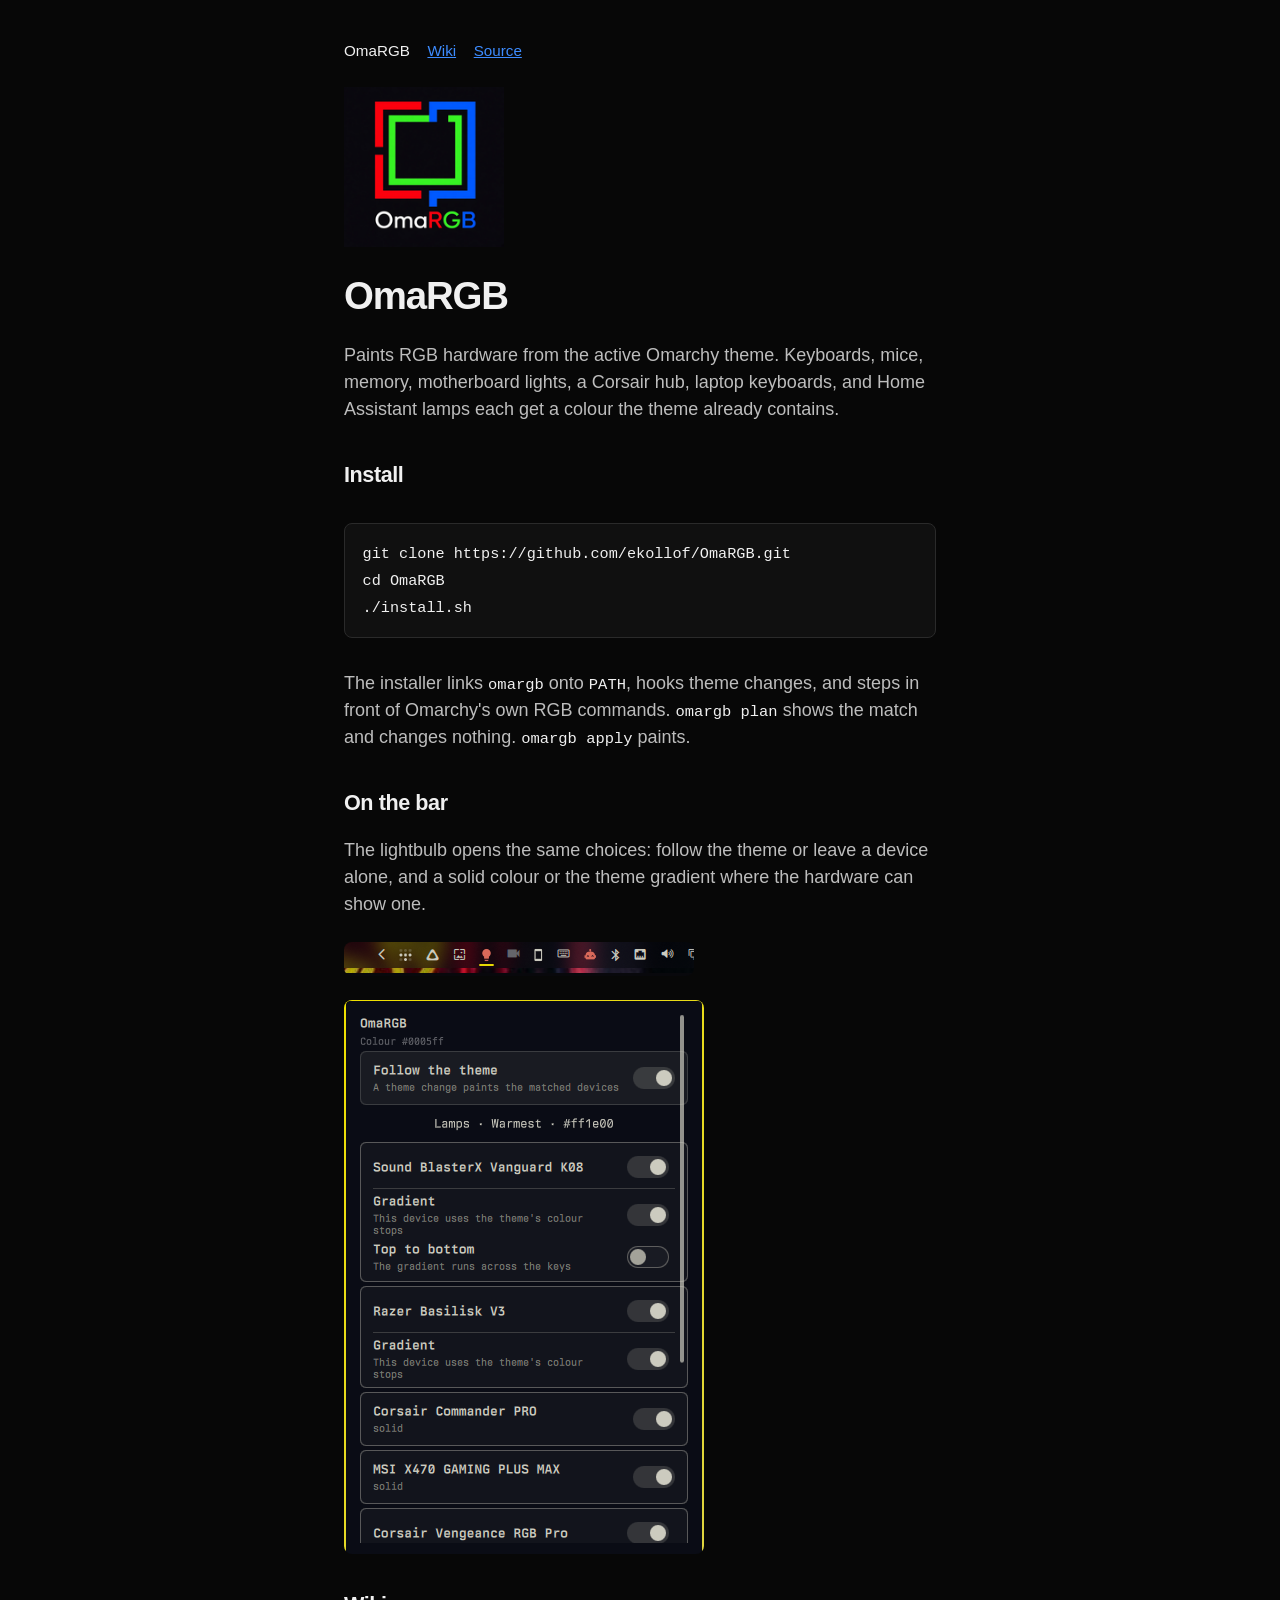
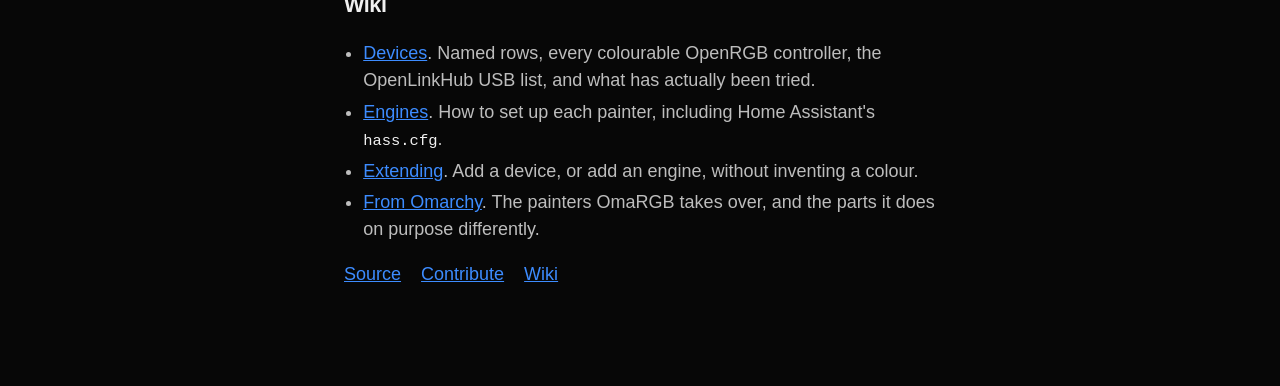
<file: docs/index.html>
<!DOCTYPE html>
<html lang="en">
<head>
  <meta charset="utf-8">
  <meta name="viewport" content="width=device-width, initial-scale=1">
  <title>OmaRGB</title>
  <meta name="description" content="OmaRGB paints RGB hardware from the active Omarchy theme.">
  <link rel="canonical" href="https://ekollof.github.io/OmaRGB/">
  <link rel="icon" href="favicon.png" type="image/png" sizes="32x32">
  <link rel="apple-touch-icon" href="apple-touch-icon.png">
  <meta name="theme-color" content="#070707">

  <meta property="og:type" content="website">
  <meta property="og:site_name" content="OmaRGB">
  <meta property="og:title" content="OmaRGB">
  <meta property="og:description" content="Paint RGB hardware from the active Omarchy theme.">
  <meta property="og:url" content="https://ekollof.github.io/OmaRGB/">
  <meta property="og:image" content="https://ekollof.github.io/OmaRGB/card.jpg">
  <meta property="og:image:secure_url" content="https://ekollof.github.io/OmaRGB/card.jpg">
  <meta property="og:image:type" content="image/jpeg">
  <meta property="og:image:width" content="1200">
  <meta property="og:image:height" content="630">
  <meta property="og:image:alt" content="OmaRGB logo beside the line: Paint RGB hardware from the Omarchy theme.">

  <meta name="twitter:card" content="summary_large_image">
  <meta name="twitter:title" content="OmaRGB">
  <meta name="twitter:description" content="Paint RGB hardware from the active Omarchy theme.">
  <meta name="twitter:image" content="https://ekollof.github.io/OmaRGB/card.jpg">
  <meta name="twitter:image:alt" content="OmaRGB logo beside the line: Paint RGB hardware from the Omarchy theme.">

  <link rel="stylesheet" href="site.css?v=3">
</head>
<body class="home">
  <main>
    <nav class="nav">
      <a class="here" href="./" aria-current="page">OmaRGB</a>
      <a href="wiki/">Wiki</a>
      <a href="https://github.com/ekollof/OmaRGB">Source</a>
    </nav>
    <img class="mark" src="apple-touch-icon.png" alt="OmaRGB" width="160" height="160">
    <h1>OmaRGB</h1>
    <p>Paints RGB hardware from the active Omarchy theme. Keyboards, mice, memory, motherboard lights, a Corsair hub, laptop keyboards, and Home Assistant lamps each get a colour the theme already contains.</p>

    <h2>Install</h2>
    <pre><code>git clone https://github.com/ekollof/OmaRGB.git
cd OmaRGB
./install.sh</code></pre>
    <p>The installer links <code>omargb</code> onto <code>PATH</code>, hooks theme changes, and steps in front of Omarchy's own RGB commands. <code>omargb plan</code> shows the match and changes nothing. <code>omargb apply</code> paints.</p>

    <h2>On the bar</h2>
    <p>The lightbulb opens the same choices: follow the theme or leave a device alone, and a solid colour or the theme gradient where the hardware can show one.</p>
    <figure>
      <img class="shot" src="bar.png" width="350" height="34" alt="The OmaRGB lightbulb in the Omarchy bar" style="width: min(100%, 350px); height: auto; aspect-ratio: 350 / 34;">
    </figure>
    <figure>
      <img class="shot" src="panel.png" width="360" height="554" alt="The OmaRGB panel: follow the theme, per-device cards, a gradient control, and a Top to bottom row" style="width: min(100%, 360px); height: auto; aspect-ratio: 360 / 554;">
    </figure>

    <h2>Wiki</h2>
    <ul>
      <li><a href="wiki/devices.html">Devices</a>. Named rows, every colourable OpenRGB controller, the OpenLinkHub USB list, and what has actually been tried.</li>
      <li><a href="wiki/engines.html">Engines</a>. How to set up each painter, including Home Assistant's <code>hass.cfg</code>.</li>
      <li><a href="wiki/extending.html">Extending</a>. Add a device, or add an engine, without inventing a colour.</li>
      <li><a href="wiki/omarchy.html">From Omarchy</a>. The painters OmaRGB takes over, and the parts it does on purpose differently.</li>
    </ul>
    <p class="links">
      <a href="https://github.com/ekollof/OmaRGB">Source</a>
      <a href="https://github.com/ekollof/OmaRGB/blob/master/CONTRIBUTE.md">Contribute</a>
      <a href="wiki/">Wiki</a>
    </p>
  </main>
</body>
</html>
</file>
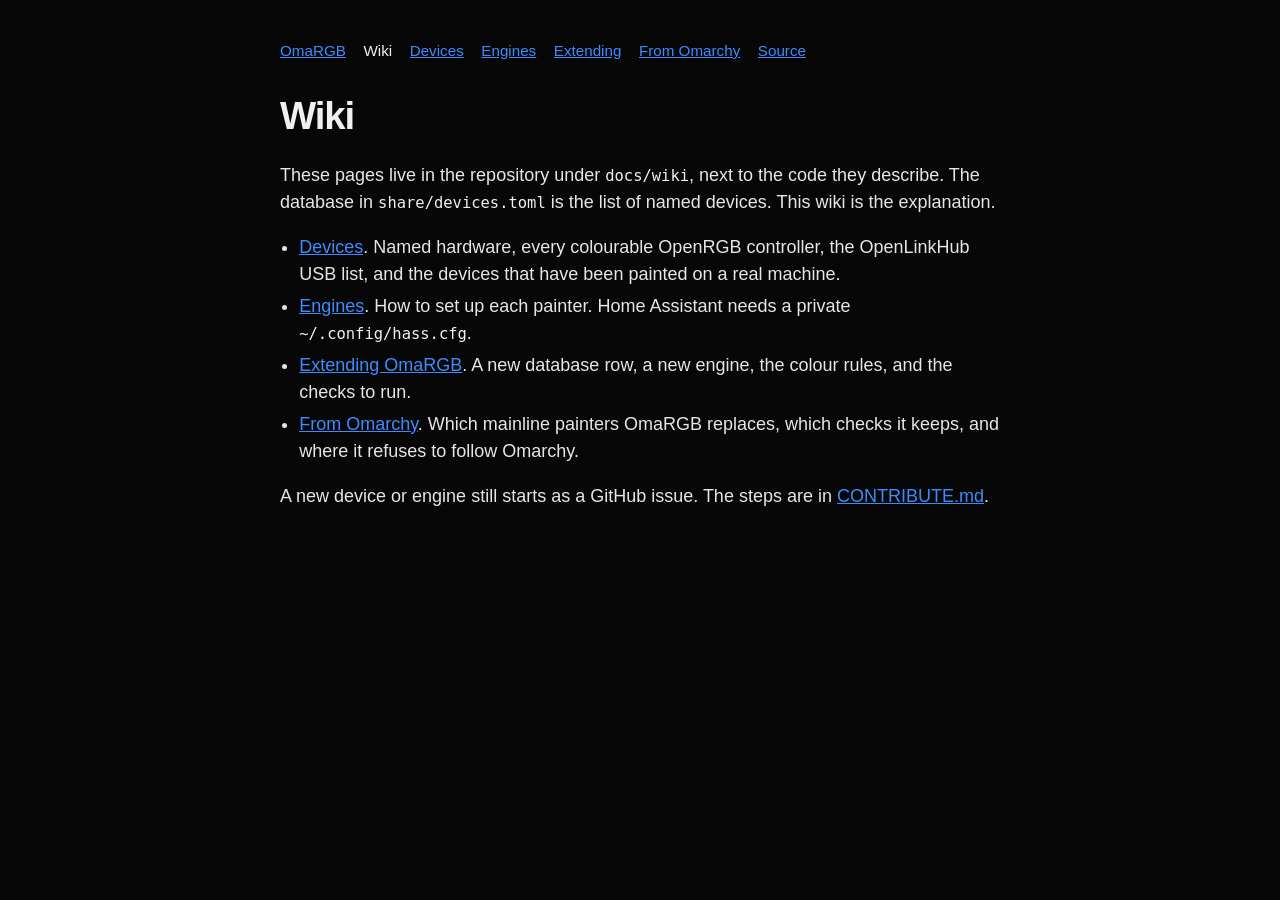
<file: docs/wiki/index.html>
<!DOCTYPE html>
<html lang="en">
<head>
  <meta charset="utf-8">
  <meta name="viewport" content="width=device-width, initial-scale=1">
  <title>Wiki · OmaRGB</title>
  <meta name="description" content="Notes on OmaRGB: devices, extending it, and what it inherits from Omarchy.">
  <link rel="canonical" href="https://ekollof.github.io/OmaRGB/wiki/">
  <link rel="icon" href="../favicon.png" type="image/png" sizes="32x32">
  <link rel="apple-touch-icon" href="../apple-touch-icon.png">
  <meta name="theme-color" content="#070707">
  <link rel="stylesheet" href="../site.css?v=3">
</head>
<body class="wiki">
  <main>
    <nav class="nav">
      <a href="../">OmaRGB</a>
      <a class="here" href="./" aria-current="page">Wiki</a>
      <a href="devices.html">Devices</a>
      <a href="engines.html">Engines</a>
      <a href="extending.html">Extending</a>
      <a href="omarchy.html">From Omarchy</a>
      <a href="https://github.com/ekollof/OmaRGB">Source</a>
    </nav>
    <h1>Wiki</h1>
    <p>These pages live in the repository under <code>docs/wiki</code>, next to the code they describe. The database in <code>share/devices.toml</code> is the list of named devices. This wiki is the explanation.</p>
    <ul>
      <li><a href="devices.html">Devices</a>. Named hardware, every colourable OpenRGB controller, the OpenLinkHub USB list, and the devices that have been painted on a real machine.</li>
      <li><a href="engines.html">Engines</a>. How to set up each painter. Home Assistant needs a private <code>~/.config/hass.cfg</code>.</li>
      <li><a href="extending.html">Extending OmaRGB</a>. A new database row, a new engine, the colour rules, and the checks to run.</li>
      <li><a href="omarchy.html">From Omarchy</a>. Which mainline painters OmaRGB replaces, which checks it keeps, and where it refuses to follow Omarchy.</li>
    </ul>
    <p>A new device or engine still starts as a GitHub issue. The steps are in <a href="https://github.com/ekollof/OmaRGB/blob/master/CONTRIBUTE.md">CONTRIBUTE.md</a>.</p>
  </main>
</body>
</html>
</file>
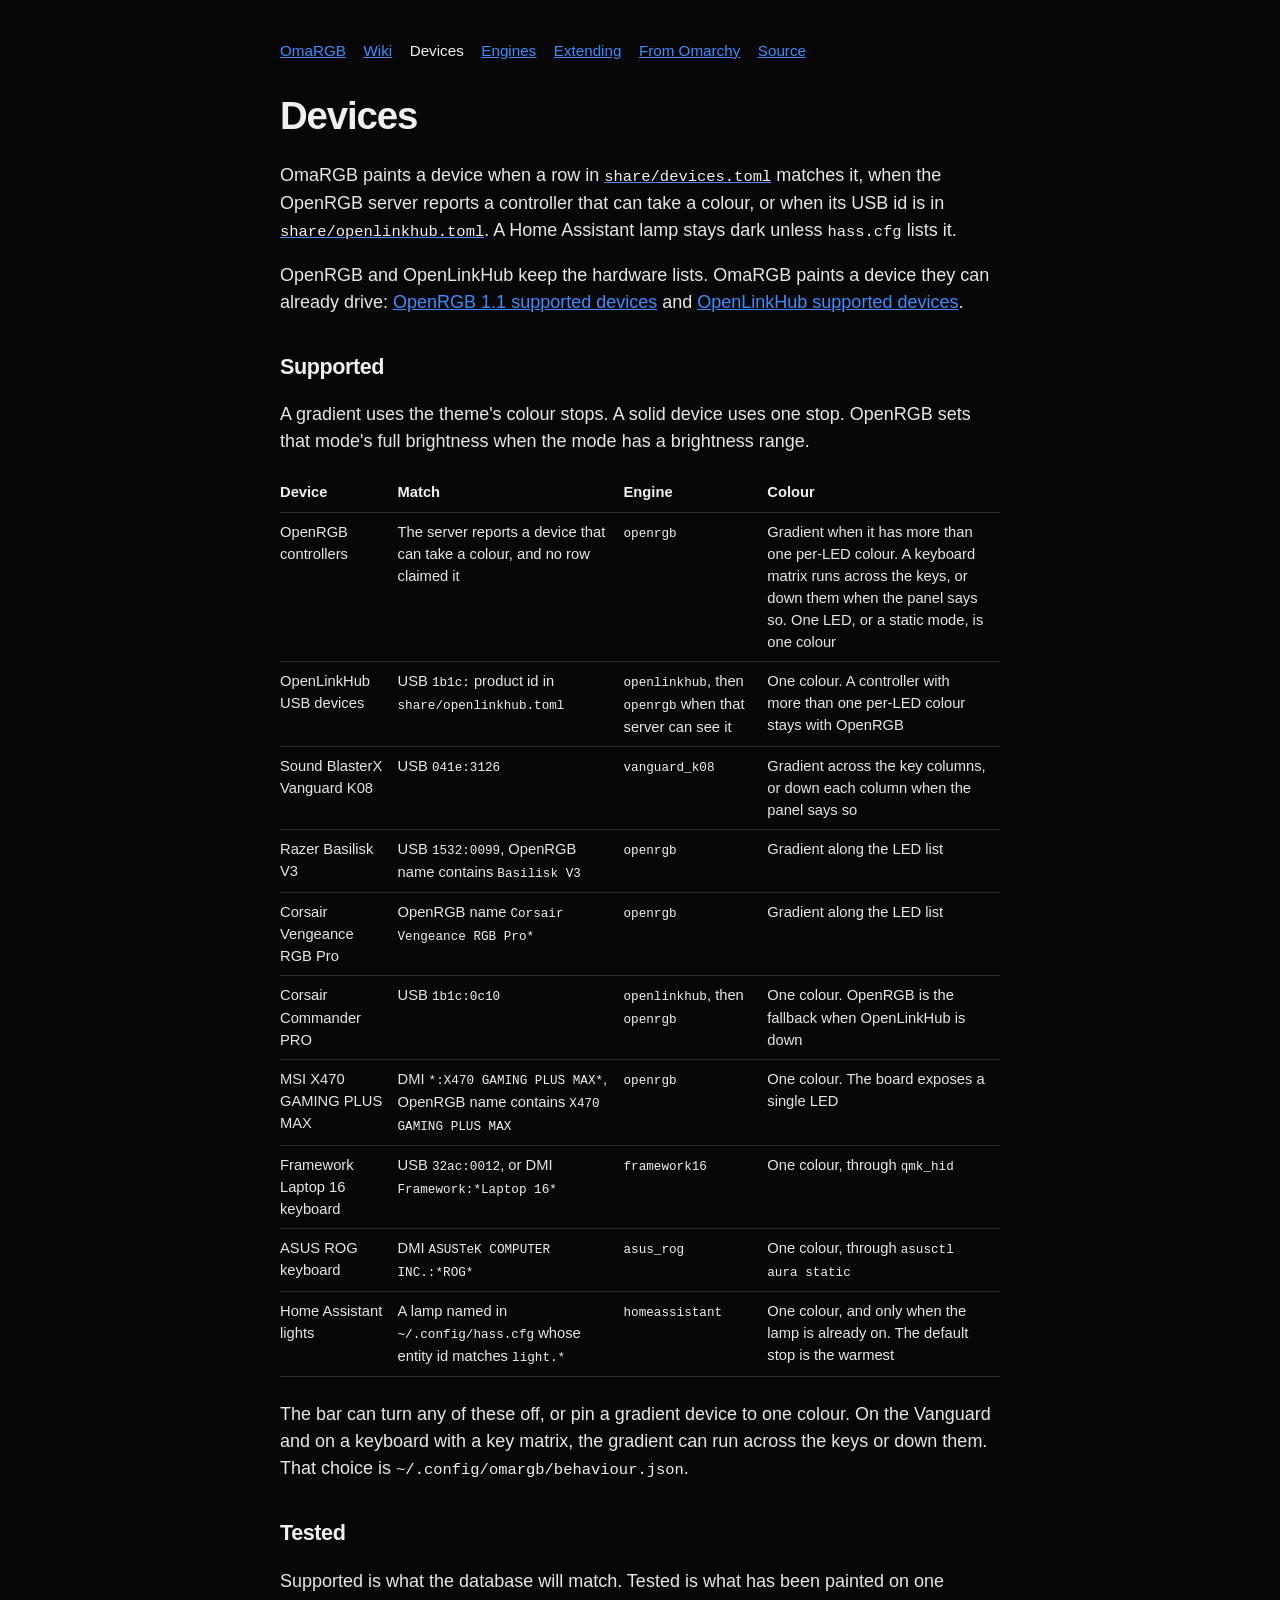
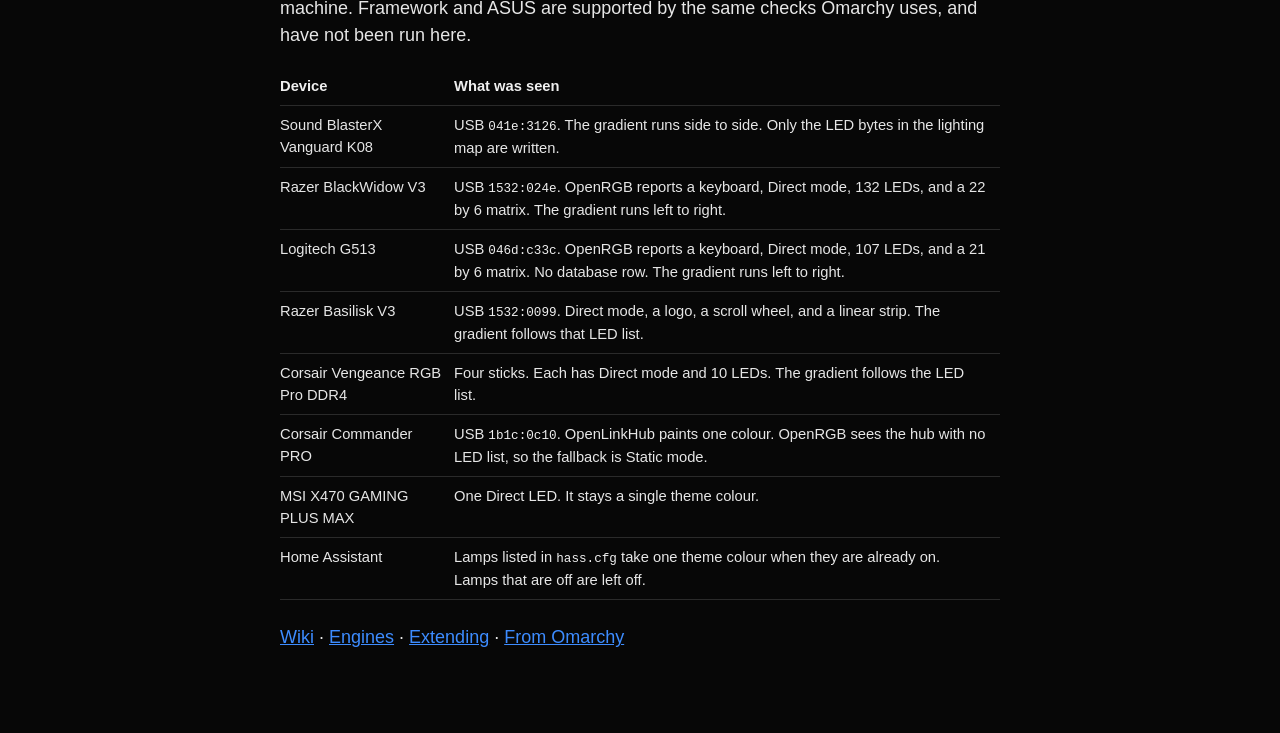
<file: docs/wiki/devices.html>
<!DOCTYPE html>
<html lang="en">
<head>
  <meta charset="utf-8">
  <meta name="viewport" content="width=device-width, initial-scale=1">
  <title>Devices · OmaRGB</title>
  <meta name="description" content="Hardware OmaRGB paints, and the devices that have been tried.">
  <link rel="canonical" href="https://ekollof.github.io/OmaRGB/wiki/devices.html">
  <link rel="icon" href="../favicon.png" type="image/png" sizes="32x32">
  <link rel="apple-touch-icon" href="../apple-touch-icon.png">
  <meta name="theme-color" content="#070707">
  <link rel="stylesheet" href="../site.css?v=3">
</head>
<body class="wiki">
  <main>
    <nav class="nav">
      <a href="../">OmaRGB</a>
      <a href="./">Wiki</a>
      <a class="here" href="devices.html" aria-current="page">Devices</a>
      <a href="engines.html">Engines</a>
      <a href="extending.html">Extending</a>
      <a href="omarchy.html">From Omarchy</a>
      <a href="https://github.com/ekollof/OmaRGB">Source</a>
    </nav>
    <h1>Devices</h1>
    <p>OmaRGB paints a device when a row in <a href="https://github.com/ekollof/OmaRGB/blob/master/share/devices.toml"><code>share/devices.toml</code></a> matches it, when the OpenRGB server reports a controller that can take a colour, or when its USB id is in <a href="https://github.com/ekollof/OmaRGB/blob/master/share/openlinkhub.toml"><code>share/openlinkhub.toml</code></a>. A Home Assistant lamp stays dark unless <code>hass.cfg</code> lists it.</p>
    <p>OpenRGB and OpenLinkHub keep the hardware lists. OmaRGB paints a device they can already drive: <a href="https://openrgb.org/devices_1.1.html">OpenRGB 1.1 supported devices</a> and <a href="https://openlinkhub.dev/devices.html">OpenLinkHub supported devices</a>.</p>

    <h2>Supported</h2>
    <p>A gradient uses the theme's colour stops. A solid device uses one stop. OpenRGB sets that mode's full brightness when the mode has a brightness range.</p>
    <table>
      <thead>
        <tr><th>Device</th><th>Match</th><th>Engine</th><th>Colour</th></tr>
      </thead>
      <tbody>
        <tr>
          <td>OpenRGB controllers</td>
          <td>The server reports a device that can take a colour, and no row claimed it</td>
          <td><code>openrgb</code></td>
          <td>Gradient when it has more than one per-LED colour. A keyboard matrix runs across the keys, or down them when the panel says so. One LED, or a static mode, is one colour</td>
        </tr>
        <tr>
          <td>OpenLinkHub USB devices</td>
          <td>USB <code>1b1c:</code> product id in <code>share/openlinkhub.toml</code></td>
          <td><code>openlinkhub</code>, then <code>openrgb</code> when that server can see it</td>
          <td>One colour. A controller with more than one per-LED colour stays with OpenRGB</td>
        </tr>
        <tr>
          <td>Sound BlasterX Vanguard K08</td>
          <td>USB <code>041e:3126</code></td>
          <td><code>vanguard_k08</code></td>
          <td>Gradient across the key columns, or down each column when the panel says so</td>
        </tr>
        <tr>
          <td>Razer Basilisk V3</td>
          <td>USB <code>1532:0099</code>, OpenRGB name contains <code>Basilisk V3</code></td>
          <td><code>openrgb</code></td>
          <td>Gradient along the LED list</td>
        </tr>
        <tr>
          <td>Corsair Vengeance RGB Pro</td>
          <td>OpenRGB name <code>Corsair Vengeance RGB Pro*</code></td>
          <td><code>openrgb</code></td>
          <td>Gradient along the LED list</td>
        </tr>
        <tr>
          <td>Corsair Commander PRO</td>
          <td>USB <code>1b1c:0c10</code></td>
          <td><code>openlinkhub</code>, then <code>openrgb</code></td>
          <td>One colour. OpenRGB is the fallback when OpenLinkHub is down</td>
        </tr>
        <tr>
          <td>MSI X470 GAMING PLUS MAX</td>
          <td>DMI <code>*:X470 GAMING PLUS MAX*</code>, OpenRGB name contains <code>X470 GAMING PLUS MAX</code></td>
          <td><code>openrgb</code></td>
          <td>One colour. The board exposes a single LED</td>
        </tr>
        <tr>
          <td>Framework Laptop 16 keyboard</td>
          <td>USB <code>32ac:0012</code>, or DMI <code>Framework:*Laptop 16*</code></td>
          <td><code>framework16</code></td>
          <td>One colour, through <code>qmk_hid</code></td>
        </tr>
        <tr>
          <td>ASUS ROG keyboard</td>
          <td>DMI <code>ASUSTeK COMPUTER INC.:*ROG*</code></td>
          <td><code>asus_rog</code></td>
          <td>One colour, through <code>asusctl aura static</code></td>
        </tr>
        <tr>
          <td>Home Assistant lights</td>
          <td>A lamp named in <code>~/.config/hass.cfg</code> whose entity id matches <code>light.*</code></td>
          <td><code>homeassistant</code></td>
          <td>One colour, and only when the lamp is already on. The default stop is the warmest</td>
        </tr>
      </tbody>
    </table>
    <p>The bar can turn any of these off, or pin a gradient device to one colour. On the Vanguard and on a keyboard with a key matrix, the gradient can run across the keys or down them. That choice is <code>~/.config/omargb/behaviour.json</code>.</p>

    <h2>Tested</h2>
    <p>Supported is what the database will match. Tested is what has been painted on one machine. Framework and ASUS are supported by the same checks Omarchy uses, and have not been run here.</p>
    <table>
      <thead>
        <tr><th>Device</th><th>What was seen</th></tr>
      </thead>
      <tbody>
        <tr>
          <td>Sound BlasterX Vanguard K08</td>
          <td>USB <code>041e:3126</code>. The gradient runs side to side. Only the LED bytes in the lighting map are written.</td>
        </tr>
        <tr>
          <td>Razer BlackWidow V3</td>
          <td>USB <code>1532:024e</code>. OpenRGB reports a keyboard, Direct mode, 132 LEDs, and a 22 by 6 matrix. The gradient runs left to right.</td>
        </tr>
        <tr>
          <td>Logitech G513</td>
          <td>USB <code>046d:c33c</code>. OpenRGB reports a keyboard, Direct mode, 107 LEDs, and a 21 by 6 matrix. No database row. The gradient runs left to right.</td>
        </tr>
        <tr>
          <td>Razer Basilisk V3</td>
          <td>USB <code>1532:0099</code>. Direct mode, a logo, a scroll wheel, and a linear strip. The gradient follows that LED list.</td>
        </tr>
        <tr>
          <td>Corsair Vengeance RGB Pro DDR4</td>
          <td>Four sticks. Each has Direct mode and 10 LEDs. The gradient follows the LED list.</td>
        </tr>
        <tr>
          <td>Corsair Commander PRO</td>
          <td>USB <code>1b1c:0c10</code>. OpenLinkHub paints one colour. OpenRGB sees the hub with no LED list, so the fallback is Static mode.</td>
        </tr>
        <tr>
          <td>MSI X470 GAMING PLUS MAX</td>
          <td>One Direct LED. It stays a single theme colour.</td>
        </tr>
        <tr>
          <td>Home Assistant</td>
          <td>Lamps listed in <code>hass.cfg</code> take one theme colour when they are already on. Lamps that are off are left off.</td>
        </tr>
      </tbody>
    </table>
    <p><a href="./">Wiki</a> · <a href="engines.html">Engines</a> · <a href="extending.html">Extending</a> · <a href="omarchy.html">From Omarchy</a></p>
  </main>
</body>
</html>
</file>
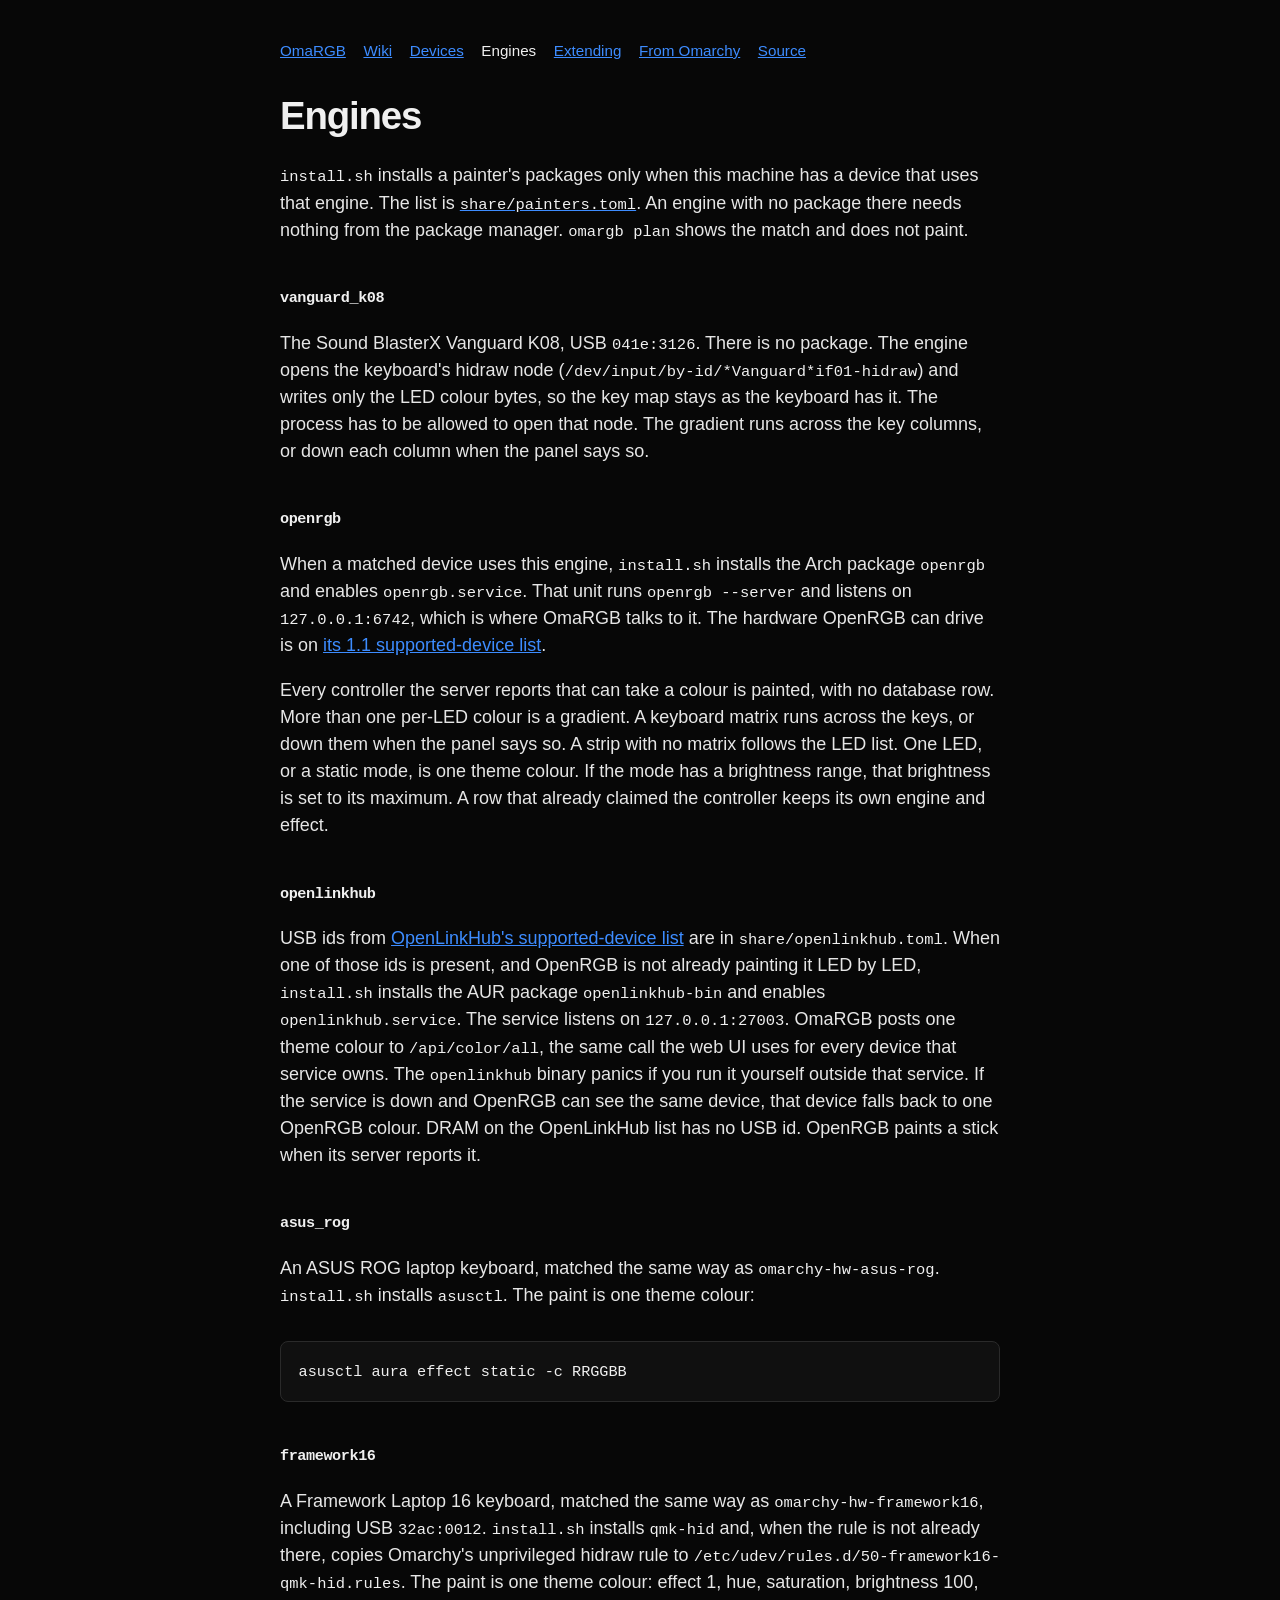
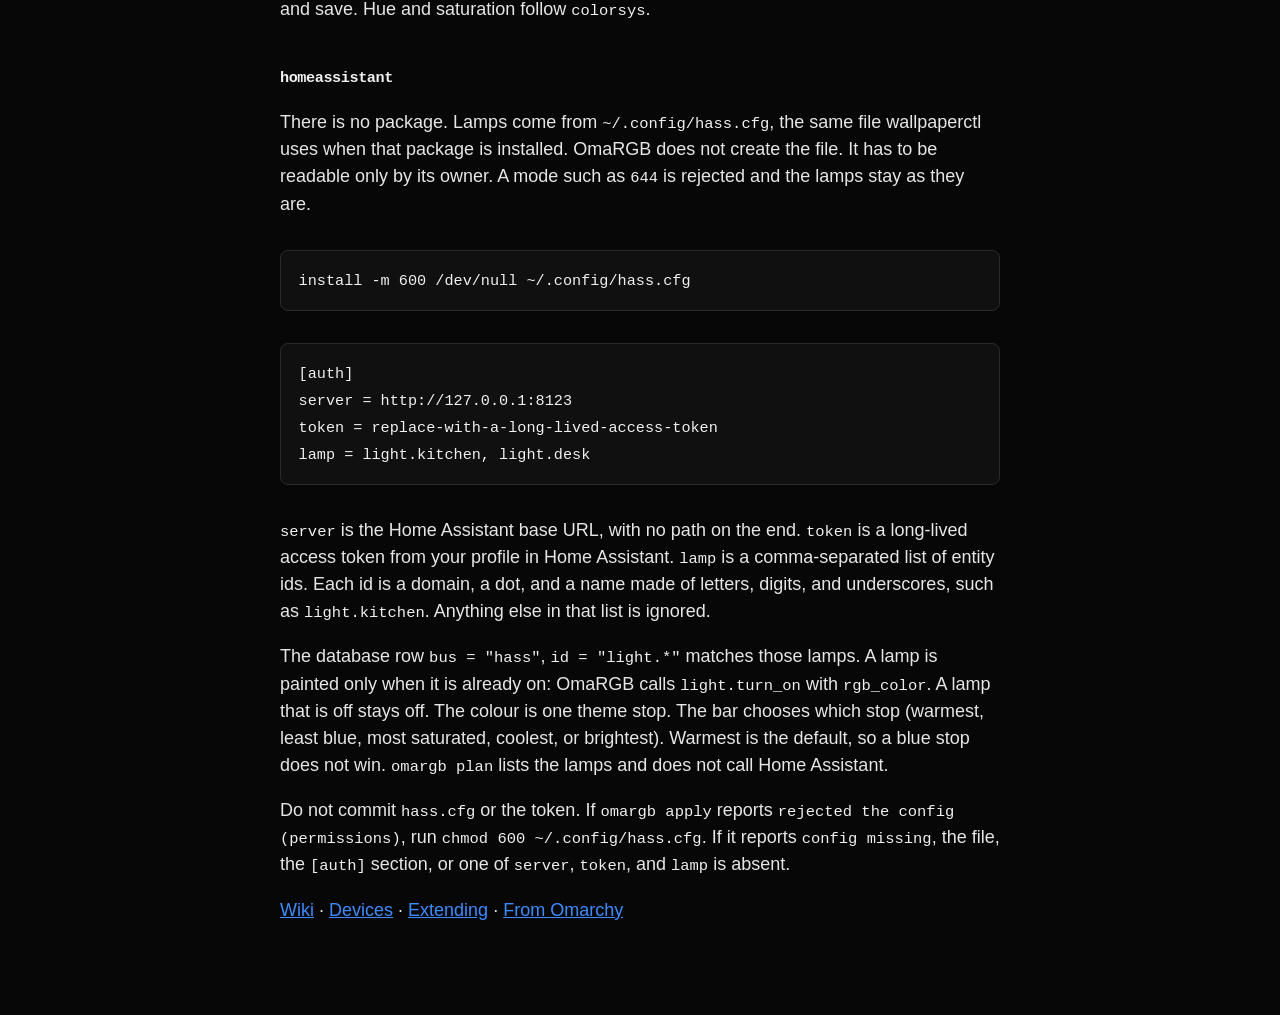
<file: docs/wiki/engines.html>
<!DOCTYPE html>
<html lang="en">
<head>
  <meta charset="utf-8">
  <meta name="viewport" content="width=device-width, initial-scale=1">
  <title>Engines · OmaRGB</title>
  <meta name="description" content="How to set up each OmaRGB painter, including Home Assistant.">
  <link rel="canonical" href="https://ekollof.github.io/OmaRGB/wiki/engines.html">
  <link rel="icon" href="../favicon.png" type="image/png" sizes="32x32">
  <link rel="apple-touch-icon" href="../apple-touch-icon.png">
  <meta name="theme-color" content="#070707">
  <link rel="stylesheet" href="../site.css?v=3">
</head>
<body class="wiki">
  <main>
    <nav class="nav">
      <a href="../">OmaRGB</a>
      <a href="./">Wiki</a>
      <a href="devices.html">Devices</a>
      <a class="here" href="engines.html" aria-current="page">Engines</a>
      <a href="extending.html">Extending</a>
      <a href="omarchy.html">From Omarchy</a>
      <a href="https://github.com/ekollof/OmaRGB">Source</a>
    </nav>
    <h1>Engines</h1>
    <p><code>install.sh</code> installs a painter's packages only when this machine has a device that uses that engine. The list is <a href="https://github.com/ekollof/OmaRGB/blob/master/share/painters.toml"><code>share/painters.toml</code></a>. An engine with no package there needs nothing from the package manager. <code>omargb plan</code> shows the match and does not paint.</p>

    <h2><code>vanguard_k08</code></h2>
    <p>The Sound BlasterX Vanguard K08, USB <code>041e:3126</code>. There is no package. The engine opens the keyboard's hidraw node (<code>/dev/input/by-id/*Vanguard*if01-hidraw</code>) and writes only the LED colour bytes, so the key map stays as the keyboard has it. The process has to be allowed to open that node. The gradient runs across the key columns, or down each column when the panel says so.</p>

    <h2><code>openrgb</code></h2>
    <p>When a matched device uses this engine, <code>install.sh</code> installs the Arch package <code>openrgb</code> and enables <code>openrgb.service</code>. That unit runs <code>openrgb --server</code> and listens on <code>127.0.0.1:6742</code>, which is where OmaRGB talks to it. The hardware OpenRGB can drive is on <a href="https://openrgb.org/devices_1.1.html">its 1.1 supported-device list</a>.</p>
    <p>Every controller the server reports that can take a colour is painted, with no database row. More than one per-LED colour is a gradient. A keyboard matrix runs across the keys, or down them when the panel says so. A strip with no matrix follows the LED list. One LED, or a static mode, is one theme colour. If the mode has a brightness range, that brightness is set to its maximum. A row that already claimed the controller keeps its own engine and effect.</p>

    <h2><code>openlinkhub</code></h2>
    <p>USB ids from <a href="https://openlinkhub.dev/devices.html">OpenLinkHub's supported-device list</a> are in <code>share/openlinkhub.toml</code>. When one of those ids is present, and OpenRGB is not already painting it LED by LED, <code>install.sh</code> installs the AUR package <code>openlinkhub-bin</code> and enables <code>openlinkhub.service</code>. The service listens on <code>127.0.0.1:27003</code>. OmaRGB posts one theme colour to <code>/api/color/all</code>, the same call the web UI uses for every device that service owns. The <code>openlinkhub</code> binary panics if you run it yourself outside that service. If the service is down and OpenRGB can see the same device, that device falls back to one OpenRGB colour. DRAM on the OpenLinkHub list has no USB id. OpenRGB paints a stick when its server reports it.</p>

    <h2><code>asus_rog</code></h2>
    <p>An ASUS ROG laptop keyboard, matched the same way as <code>omarchy-hw-asus-rog</code>. <code>install.sh</code> installs <code>asusctl</code>. The paint is one theme colour:</p>
    <pre><code>asusctl aura effect static -c RRGGBB</code></pre>

    <h2><code>framework16</code></h2>
    <p>A Framework Laptop 16 keyboard, matched the same way as <code>omarchy-hw-framework16</code>, including USB <code>32ac:0012</code>. <code>install.sh</code> installs <code>qmk-hid</code> and, when the rule is not already there, copies Omarchy's unprivileged hidraw rule to <code>/etc/udev/rules.d/50-framework16-qmk-hid.rules</code>. The paint is one theme colour: effect 1, hue, saturation, brightness 100, and save. Hue and saturation follow <code>colorsys</code>.</p>

    <h2><code>homeassistant</code></h2>
    <p>There is no package. Lamps come from <code>~/.config/hass.cfg</code>, the same file wallpaperctl uses when that package is installed. OmaRGB does not create the file. It has to be readable only by its owner. A mode such as <code>644</code> is rejected and the lamps stay as they are.</p>
    <pre><code>install -m 600 /dev/null ~/.config/hass.cfg</code></pre>
    <pre><code>[auth]
server = http://127.0.0.1:8123
token = replace-with-a-long-lived-access-token
lamp = light.kitchen, light.desk</code></pre>
    <p><code>server</code> is the Home Assistant base URL, with no path on the end. <code>token</code> is a long-lived access token from your profile in Home Assistant. <code>lamp</code> is a comma-separated list of entity ids. Each id is a domain, a dot, and a name made of letters, digits, and underscores, such as <code>light.kitchen</code>. Anything else in that list is ignored.</p>
    <p>The database row <code>bus = "hass"</code>, <code>id = "light.*"</code> matches those lamps. A lamp is painted only when it is already on: OmaRGB calls <code>light.turn_on</code> with <code>rgb_color</code>. A lamp that is off stays off. The colour is one theme stop. The bar chooses which stop (warmest, least blue, most saturated, coolest, or brightest). Warmest is the default, so a blue stop does not win. <code>omargb plan</code> lists the lamps and does not call Home Assistant.</p>
    <p>Do not commit <code>hass.cfg</code> or the token. If <code>omargb apply</code> reports <code>rejected the config (permissions)</code>, run <code>chmod 600 ~/.config/hass.cfg</code>. If it reports <code>config missing</code>, the file, the <code>[auth]</code> section, or one of <code>server</code>, <code>token</code>, and <code>lamp</code> is absent.</p>
    <p><a href="./">Wiki</a> · <a href="devices.html">Devices</a> · <a href="extending.html">Extending</a> · <a href="omarchy.html">From Omarchy</a></p>
  </main>
</body>
</html>
</file>
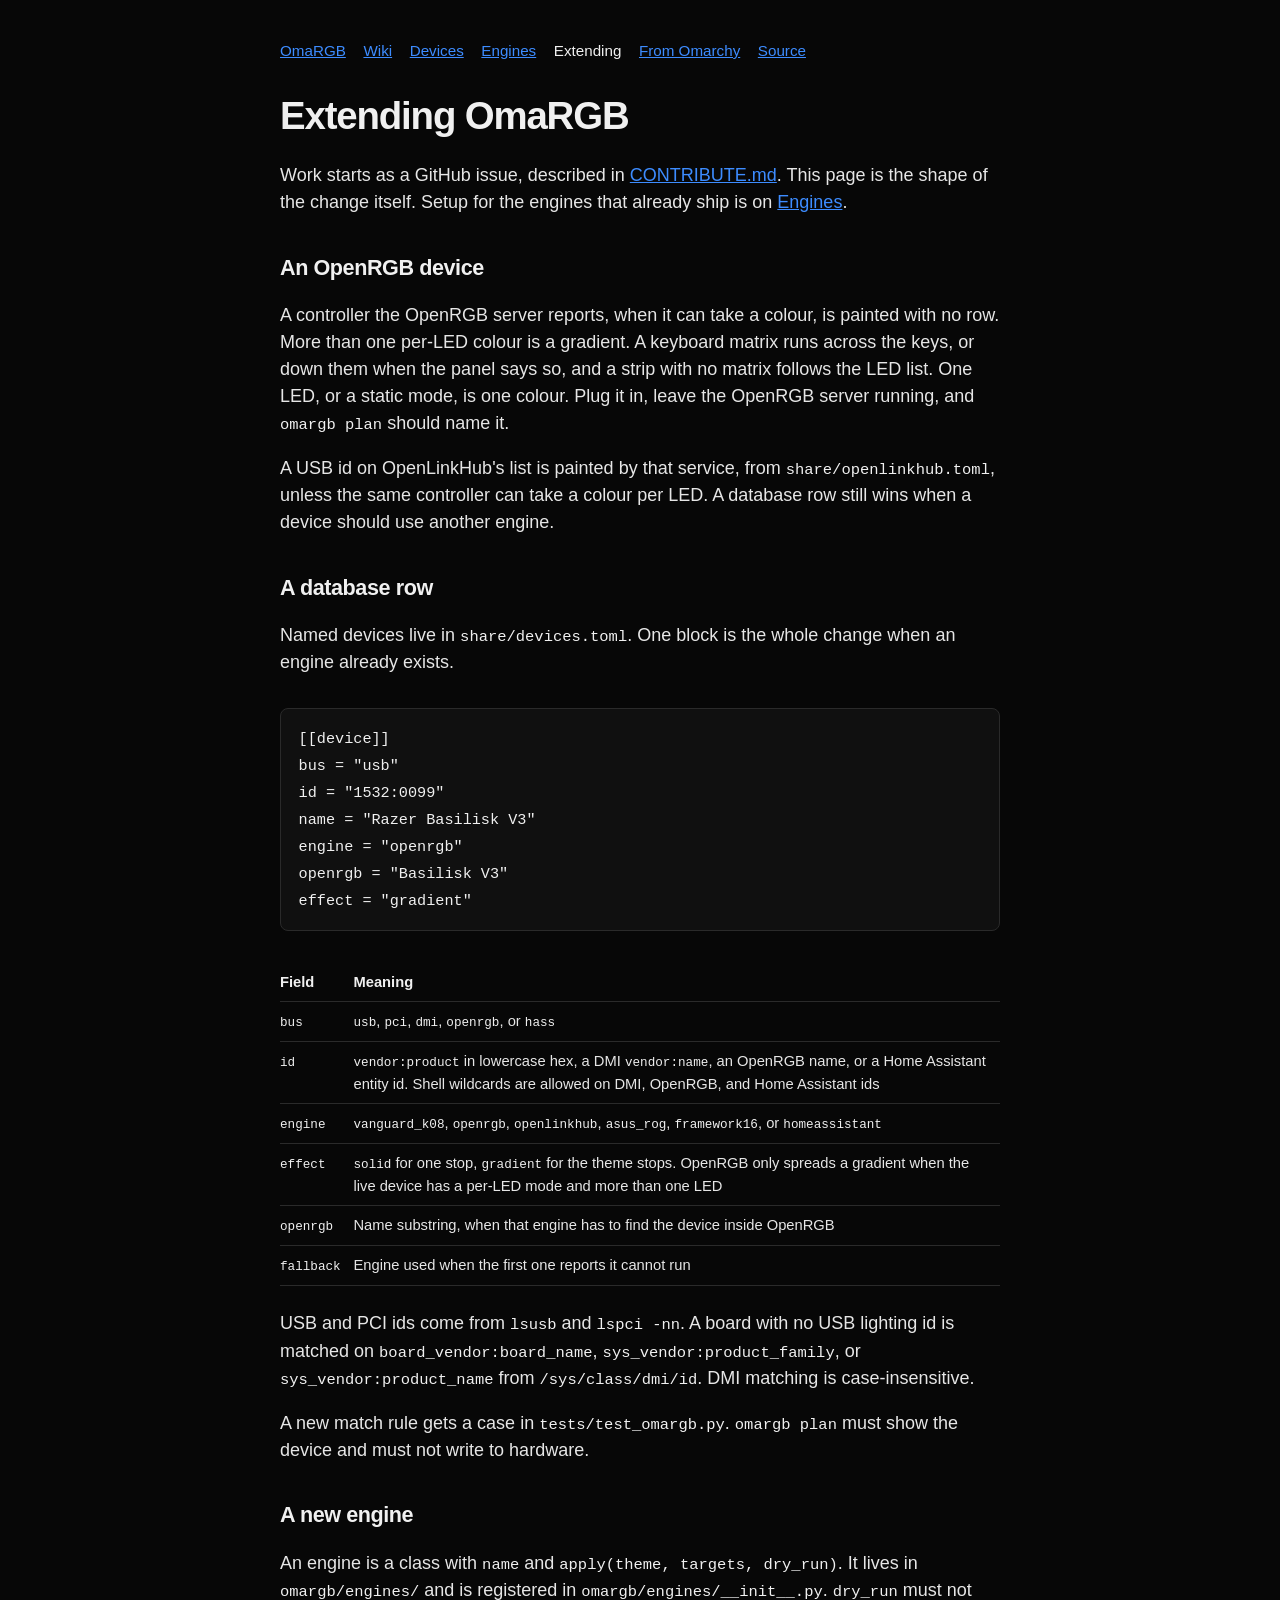
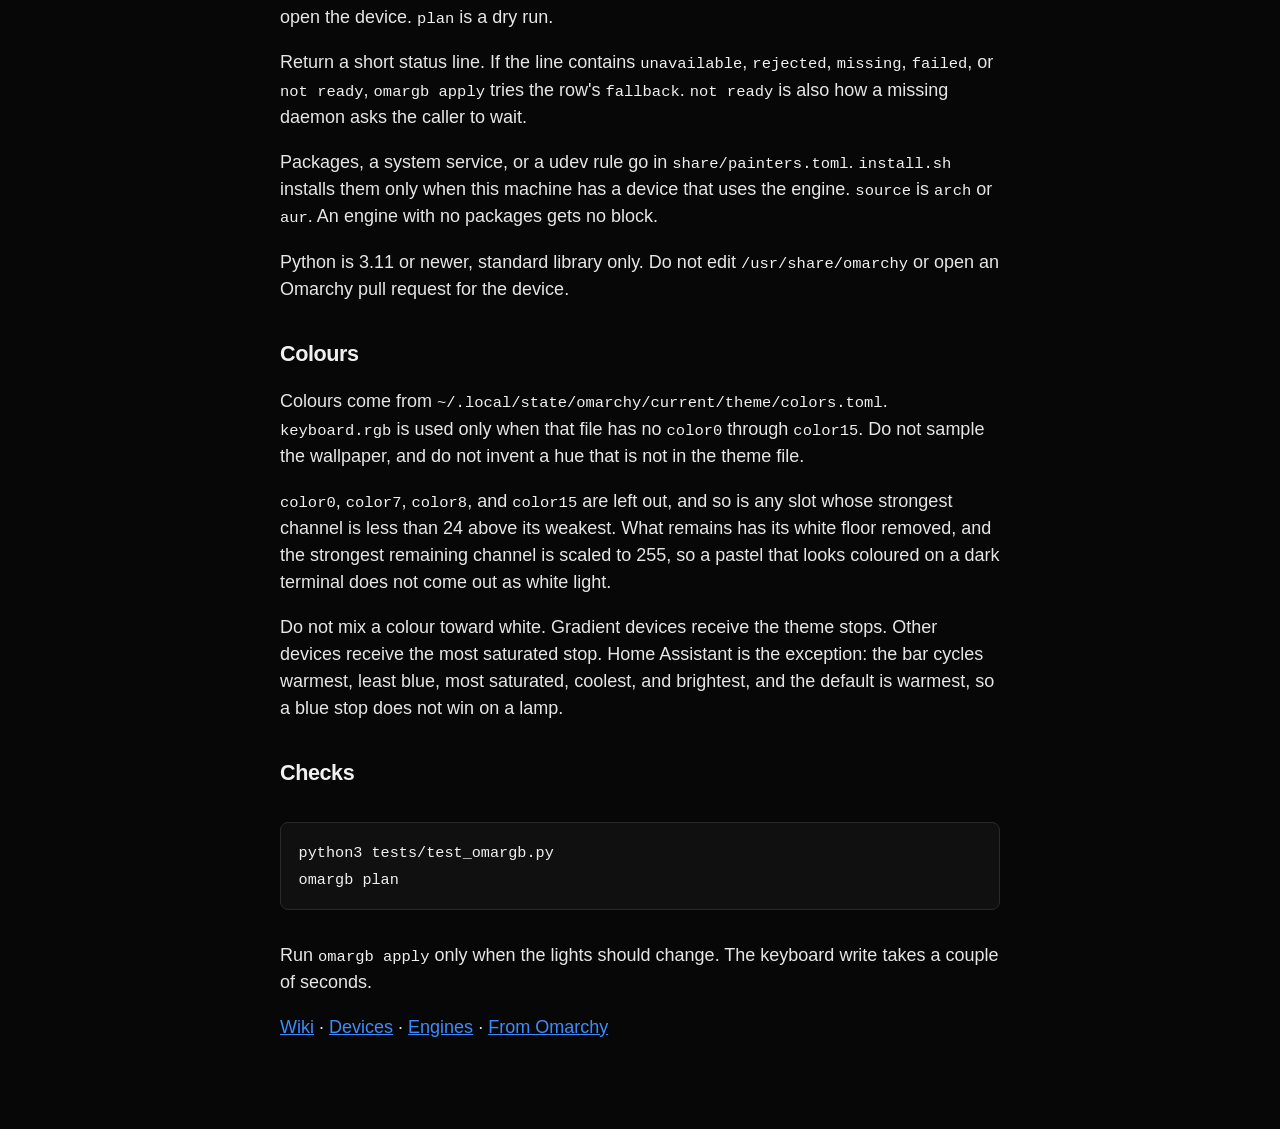
<file: docs/wiki/extending.html>
<!DOCTYPE html>
<html lang="en">
<head>
  <meta charset="utf-8">
  <meta name="viewport" content="width=device-width, initial-scale=1">
  <title>Extending · OmaRGB</title>
  <meta name="description" content="How to add a device or an engine to OmaRGB.">
  <link rel="canonical" href="https://ekollof.github.io/OmaRGB/wiki/extending.html">
  <link rel="icon" href="../favicon.png" type="image/png" sizes="32x32">
  <link rel="apple-touch-icon" href="../apple-touch-icon.png">
  <meta name="theme-color" content="#070707">
  <link rel="stylesheet" href="../site.css?v=3">
</head>
<body class="wiki">
  <main>
    <nav class="nav">
      <a href="../">OmaRGB</a>
      <a href="./">Wiki</a>
      <a href="devices.html">Devices</a>
      <a href="engines.html">Engines</a>
      <a class="here" href="extending.html" aria-current="page">Extending</a>
      <a href="omarchy.html">From Omarchy</a>
      <a href="https://github.com/ekollof/OmaRGB">Source</a>
    </nav>
    <h1>Extending OmaRGB</h1>
    <p>Work starts as a GitHub issue, described in <a href="https://github.com/ekollof/OmaRGB/blob/master/CONTRIBUTE.md">CONTRIBUTE.md</a>. This page is the shape of the change itself. Setup for the engines that already ship is on <a href="engines.html">Engines</a>.</p>

    <h2>An OpenRGB device</h2>
    <p>A controller the OpenRGB server reports, when it can take a colour, is painted with no row. More than one per-LED colour is a gradient. A keyboard matrix runs across the keys, or down them when the panel says so, and a strip with no matrix follows the LED list. One LED, or a static mode, is one colour. Plug it in, leave the OpenRGB server running, and <code>omargb plan</code> should name it.</p>
    <p>A USB id on OpenLinkHub's list is painted by that service, from <code>share/openlinkhub.toml</code>, unless the same controller can take a colour per LED. A database row still wins when a device should use another engine.</p>

    <h2>A database row</h2>
    <p>Named devices live in <code>share/devices.toml</code>. One block is the whole change when an engine already exists.</p>
    <pre><code>[[device]]
bus = "usb"
id = "1532:0099"
name = "Razer Basilisk V3"
engine = "openrgb"
openrgb = "Basilisk V3"
effect = "gradient"</code></pre>
    <table>
      <thead>
        <tr><th>Field</th><th>Meaning</th></tr>
      </thead>
      <tbody>
        <tr><td><code>bus</code></td><td><code>usb</code>, <code>pci</code>, <code>dmi</code>, <code>openrgb</code>, or <code>hass</code></td></tr>
        <tr><td><code>id</code></td><td><code>vendor:product</code> in lowercase hex, a DMI <code>vendor:name</code>, an OpenRGB name, or a Home Assistant entity id. Shell wildcards are allowed on DMI, OpenRGB, and Home Assistant ids</td></tr>
        <tr><td><code>engine</code></td><td><code>vanguard_k08</code>, <code>openrgb</code>, <code>openlinkhub</code>, <code>asus_rog</code>, <code>framework16</code>, or <code>homeassistant</code></td></tr>
        <tr><td><code>effect</code></td><td><code>solid</code> for one stop, <code>gradient</code> for the theme stops. OpenRGB only spreads a gradient when the live device has a per-LED mode and more than one LED</td></tr>
        <tr><td><code>openrgb</code></td><td>Name substring, when that engine has to find the device inside OpenRGB</td></tr>
        <tr><td><code>fallback</code></td><td>Engine used when the first one reports it cannot run</td></tr>
      </tbody>
    </table>
    <p>USB and PCI ids come from <code>lsusb</code> and <code>lspci -nn</code>. A board with no USB lighting id is matched on <code>board_vendor:board_name</code>, <code>sys_vendor:product_family</code>, or <code>sys_vendor:product_name</code> from <code>/sys/class/dmi/id</code>. DMI matching is case-insensitive.</p>
    <p>A new match rule gets a case in <code>tests/test_omargb.py</code>. <code>omargb plan</code> must show the device and must not write to hardware.</p>

    <h2>A new engine</h2>
    <p>An engine is a class with <code>name</code> and <code>apply(theme, targets, dry_run)</code>. It lives in <code>omargb/engines/</code> and is registered in <code>omargb/engines/__init__.py</code>. <code>dry_run</code> must not open the device. <code>plan</code> is a dry run.</p>
    <p>Return a short status line. If the line contains <code>unavailable</code>, <code>rejected</code>, <code>missing</code>, <code>failed</code>, or <code>not ready</code>, <code>omargb apply</code> tries the row's <code>fallback</code>. <code>not ready</code> is also how a missing daemon asks the caller to wait.</p>
    <p>Packages, a system service, or a udev rule go in <code>share/painters.toml</code>. <code>install.sh</code> installs them only when this machine has a device that uses the engine. <code>source</code> is <code>arch</code> or <code>aur</code>. An engine with no packages gets no block.</p>
    <p>Python is 3.11 or newer, standard library only. Do not edit <code>/usr/share/omarchy</code> or open an Omarchy pull request for the device.</p>

    <h2>Colours</h2>
    <p>Colours come from <code>~/.local/state/omarchy/current/theme/colors.toml</code>. <code>keyboard.rgb</code> is used only when that file has no <code>color0</code> through <code>color15</code>. Do not sample the wallpaper, and do not invent a hue that is not in the theme file.</p>
    <p><code>color0</code>, <code>color7</code>, <code>color8</code>, and <code>color15</code> are left out, and so is any slot whose strongest channel is less than 24 above its weakest. What remains has its white floor removed, and the strongest remaining channel is scaled to 255, so a pastel that looks coloured on a dark terminal does not come out as white light.</p>
    <p>Do not mix a colour toward white. Gradient devices receive the theme stops. Other devices receive the most saturated stop. Home Assistant is the exception: the bar cycles warmest, least blue, most saturated, coolest, and brightest, and the default is warmest, so a blue stop does not win on a lamp.</p>

    <h2>Checks</h2>
    <pre><code>python3 tests/test_omargb.py
omargb plan</code></pre>
    <p>Run <code>omargb apply</code> only when the lights should change. The keyboard write takes a couple of seconds.</p>
    <p><a href="./">Wiki</a> · <a href="devices.html">Devices</a> · <a href="engines.html">Engines</a> · <a href="omarchy.html">From Omarchy</a></p>
  </main>
</body>
</html>
</file>
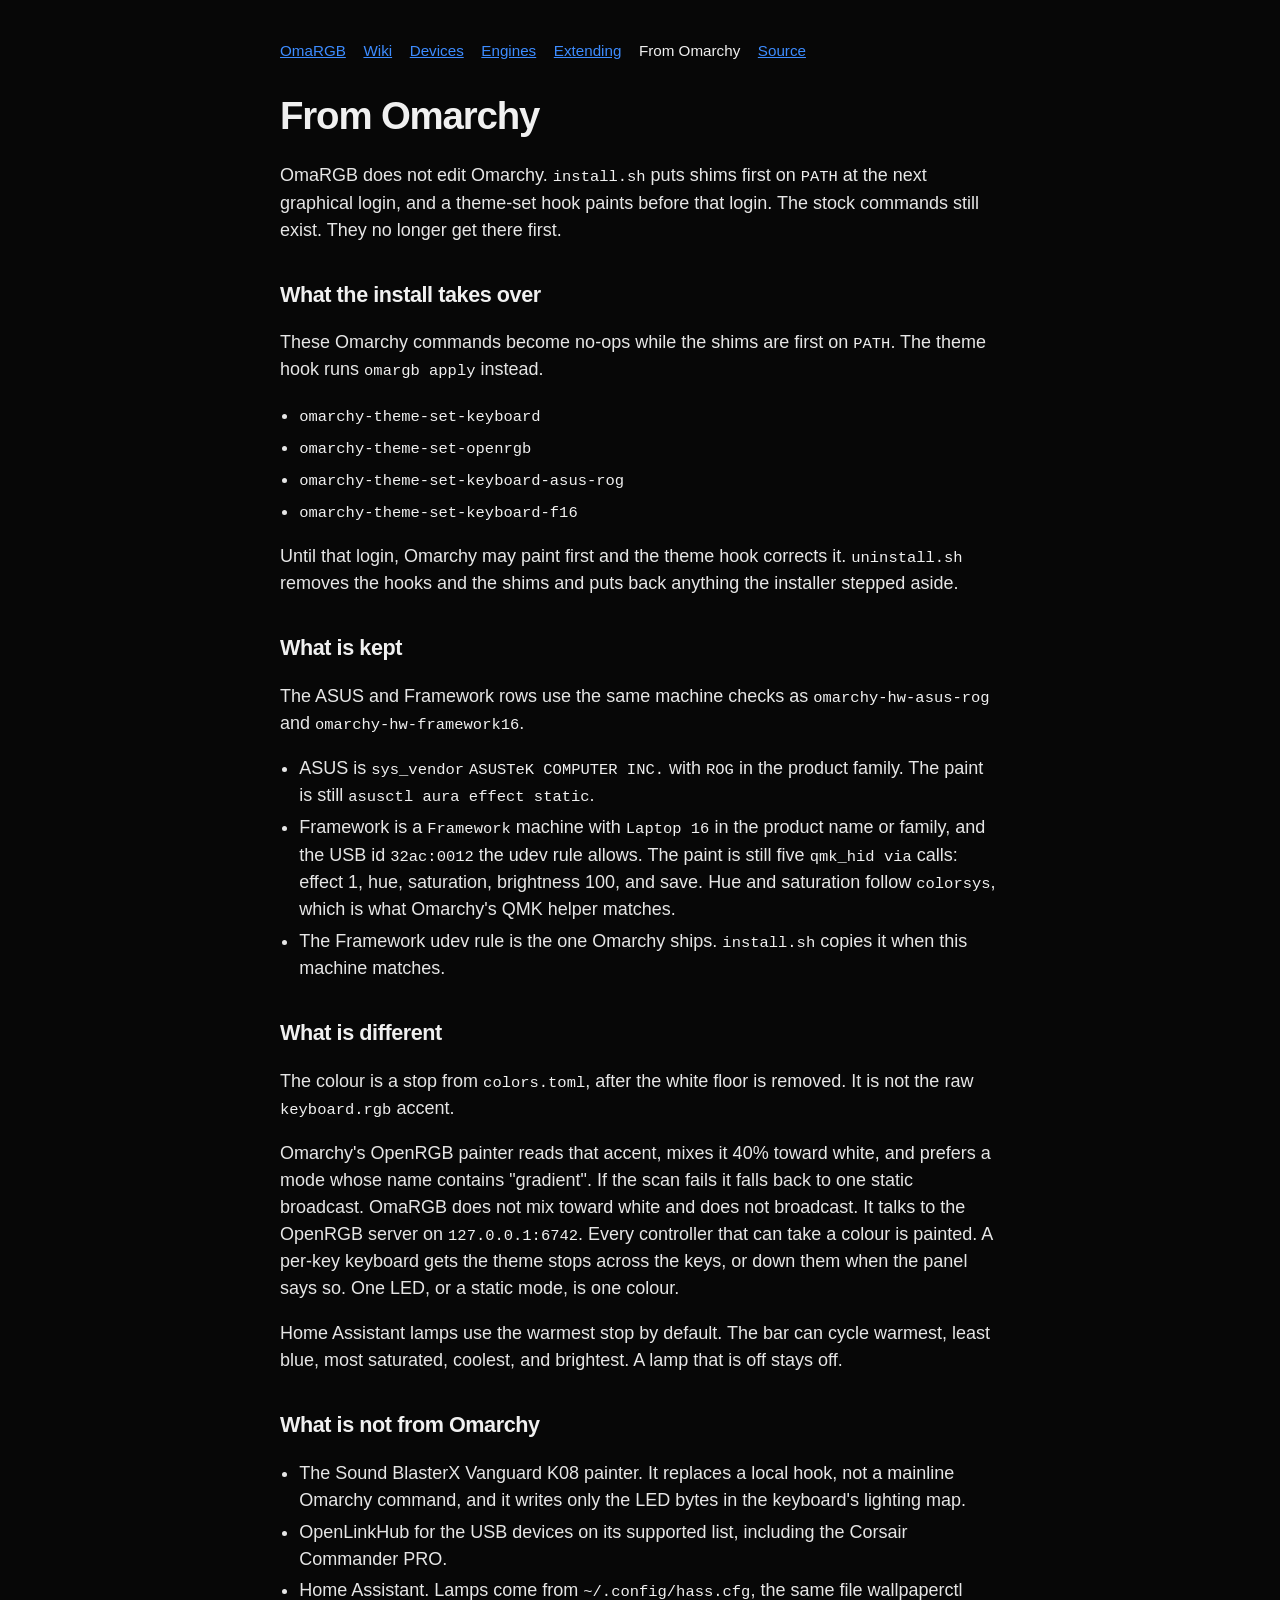
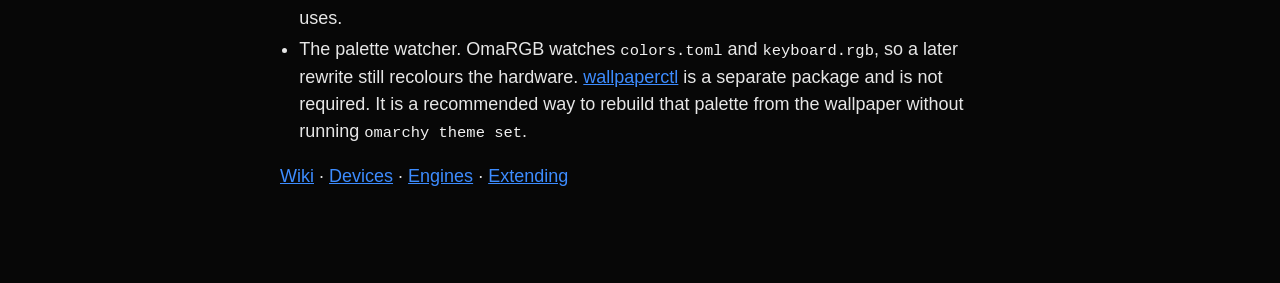
<file: docs/wiki/omarchy.html>
<!DOCTYPE html>
<html lang="en">
<head>
  <meta charset="utf-8">
  <meta name="viewport" content="width=device-width, initial-scale=1">
  <title>From Omarchy · OmaRGB</title>
  <meta name="description" content="Which Omarchy RGB painters OmaRGB replaces, and what it changes.">
  <link rel="canonical" href="https://ekollof.github.io/OmaRGB/wiki/omarchy.html">
  <link rel="icon" href="../favicon.png" type="image/png" sizes="32x32">
  <link rel="apple-touch-icon" href="../apple-touch-icon.png">
  <meta name="theme-color" content="#070707">
  <link rel="stylesheet" href="../site.css?v=3">
</head>
<body class="wiki">
  <main>
    <nav class="nav">
      <a href="../">OmaRGB</a>
      <a href="./">Wiki</a>
      <a href="devices.html">Devices</a>
      <a href="engines.html">Engines</a>
      <a href="extending.html">Extending</a>
      <a class="here" href="omarchy.html" aria-current="page">From Omarchy</a>
      <a href="https://github.com/ekollof/OmaRGB">Source</a>
    </nav>
    <h1>From Omarchy</h1>
    <p>OmaRGB does not edit Omarchy. <code>install.sh</code> puts shims first on <code>PATH</code> at the next graphical login, and a theme-set hook paints before that login. The stock commands still exist. They no longer get there first.</p>

    <h2>What the install takes over</h2>
    <p>These Omarchy commands become no-ops while the shims are first on <code>PATH</code>. The theme hook runs <code>omargb apply</code> instead.</p>
    <ul>
      <li><code>omarchy-theme-set-keyboard</code></li>
      <li><code>omarchy-theme-set-openrgb</code></li>
      <li><code>omarchy-theme-set-keyboard-asus-rog</code></li>
      <li><code>omarchy-theme-set-keyboard-f16</code></li>
    </ul>
    <p>Until that login, Omarchy may paint first and the theme hook corrects it. <code>uninstall.sh</code> removes the hooks and the shims and puts back anything the installer stepped aside.</p>

    <h2>What is kept</h2>
    <p>The ASUS and Framework rows use the same machine checks as <code>omarchy-hw-asus-rog</code> and <code>omarchy-hw-framework16</code>.</p>
    <ul>
      <li>ASUS is <code>sys_vendor</code> <code>ASUSTeK COMPUTER INC.</code> with <code>ROG</code> in the product family. The paint is still <code>asusctl aura effect static</code>.</li>
      <li>Framework is a <code>Framework</code> machine with <code>Laptop 16</code> in the product name or family, and the USB id <code>32ac:0012</code> the udev rule allows. The paint is still five <code>qmk_hid via</code> calls: effect 1, hue, saturation, brightness 100, and save. Hue and saturation follow <code>colorsys</code>, which is what Omarchy's QMK helper matches.</li>
      <li>The Framework udev rule is the one Omarchy ships. <code>install.sh</code> copies it when this machine matches.</li>
    </ul>

    <h2>What is different</h2>
    <p>The colour is a stop from <code>colors.toml</code>, after the white floor is removed. It is not the raw <code>keyboard.rgb</code> accent.</p>
    <p>Omarchy's OpenRGB painter reads that accent, mixes it 40% toward white, and prefers a mode whose name contains "gradient". If the scan fails it falls back to one static broadcast. OmaRGB does not mix toward white and does not broadcast. It talks to the OpenRGB server on <code>127.0.0.1:6742</code>. Every controller that can take a colour is painted. A per-key keyboard gets the theme stops across the keys, or down them when the panel says so. One LED, or a static mode, is one colour.</p>
    <p>Home Assistant lamps use the warmest stop by default. The bar can cycle warmest, least blue, most saturated, coolest, and brightest. A lamp that is off stays off.</p>

    <h2>What is not from Omarchy</h2>
    <ul>
      <li>The Sound BlasterX Vanguard K08 painter. It replaces a local hook, not a mainline Omarchy command, and it writes only the LED bytes in the keyboard's lighting map.</li>
      <li>OpenLinkHub for the USB devices on its supported list, including the Corsair Commander PRO.</li>
      <li>Home Assistant. Lamps come from <code>~/.config/hass.cfg</code>, the same file wallpaperctl uses.</li>
      <li>The palette watcher. OmaRGB watches <code>colors.toml</code> and <code>keyboard.rgb</code>, so a later rewrite still recolours the hardware. <a href="https://github.com/ekollof/wallpaperctl">wallpaperctl</a> is a separate package and is not required. It is a recommended way to rebuild that palette from the wallpaper without running <code>omarchy theme set</code>.</li>
    </ul>
    <p><a href="./">Wiki</a> · <a href="devices.html">Devices</a> · <a href="engines.html">Engines</a> · <a href="extending.html">Extending</a></p>
  </main>
</body>
</html>
</file>
<file: docs/site.css>
:root {
  color-scheme: dark;
  --bg: #070707;
  --fg: #f0f0f0;
  --muted: #bdbdbd;
  --line: #2a2a2a;
  --link: #3d8cff;
}

* { box-sizing: border-box; }

body {
  margin: 0;
  background: var(--bg);
  color: var(--fg);
  font: 18px/1.5 "Noto Sans", "Liberation Sans", sans-serif;
}

main {
  max-width: 40rem;
  margin: 0 auto;
  padding: 2.5rem 1.5rem 5rem;
}

body.wiki main { max-width: 48rem; }

img.mark {
  display: block;
  width: 160px;
  height: 160px;
}

figure {
  margin: 1.5rem 0;
}

img.shot {
  display: block;
  max-width: 100%;
  height: auto;
  border-radius: 8px;
}

img.shot[src="bar.png"] {
  width: min(100%, 350px);
  aspect-ratio: 350 / 34;
}

img.shot[src="panel.png"] {
  width: min(100%, 360px);
  aspect-ratio: 360 / 554;
}

h1 {
  margin: 1.25rem 0 0.75rem;
  font-size: 2.4rem;
  letter-spacing: -0.03em;
}

h2 {
  margin: 2.2rem 0 0.6rem;
  font-size: 1.35rem;
  letter-spacing: -0.02em;
}

h3 {
  margin: 1.6rem 0 0.4rem;
  font-size: 1.05rem;
}

p, li { color: var(--muted); }

.wiki p, .wiki li, .wiki td { color: #e6e6e6; }

.nav {
  display: flex;
  flex-wrap: wrap;
  gap: 0.35rem 1.1rem;
  align-items: baseline;
  margin-bottom: 1.5rem;
  font-size: 0.95rem;
}

.nav a.here {
  color: var(--fg);
  text-decoration: none;
}

ul { padding-left: 1.2rem; }

li { margin: 0.3rem 0; }

table {
  width: 100%;
  margin: 1rem 0 1.5rem;
  border-collapse: collapse;
  font-size: 0.92rem;
}

th, td {
  text-align: left;
  vertical-align: top;
  padding: 0.5rem 0.8rem 0.5rem 0;
  border-bottom: 1px solid var(--line);
}

th { color: var(--fg); font-weight: 600; }

td code, p code, li code {
  font-size: 0.86em;
}

pre {
  margin: 2rem 0;
  padding: 1rem 1.1rem;
  overflow-x: auto;
  background: #101010;
  border: 1px solid var(--line);
  border-radius: 8px;
}

code {
  color: var(--fg);
  font-family: "Noto Sans Mono", ui-monospace, monospace;
  font-size: 0.95rem;
}

.links { display: flex; gap: 1.25rem; }

a { color: var(--link); }
a:hover { color: #8cb8ff; }
</file>
